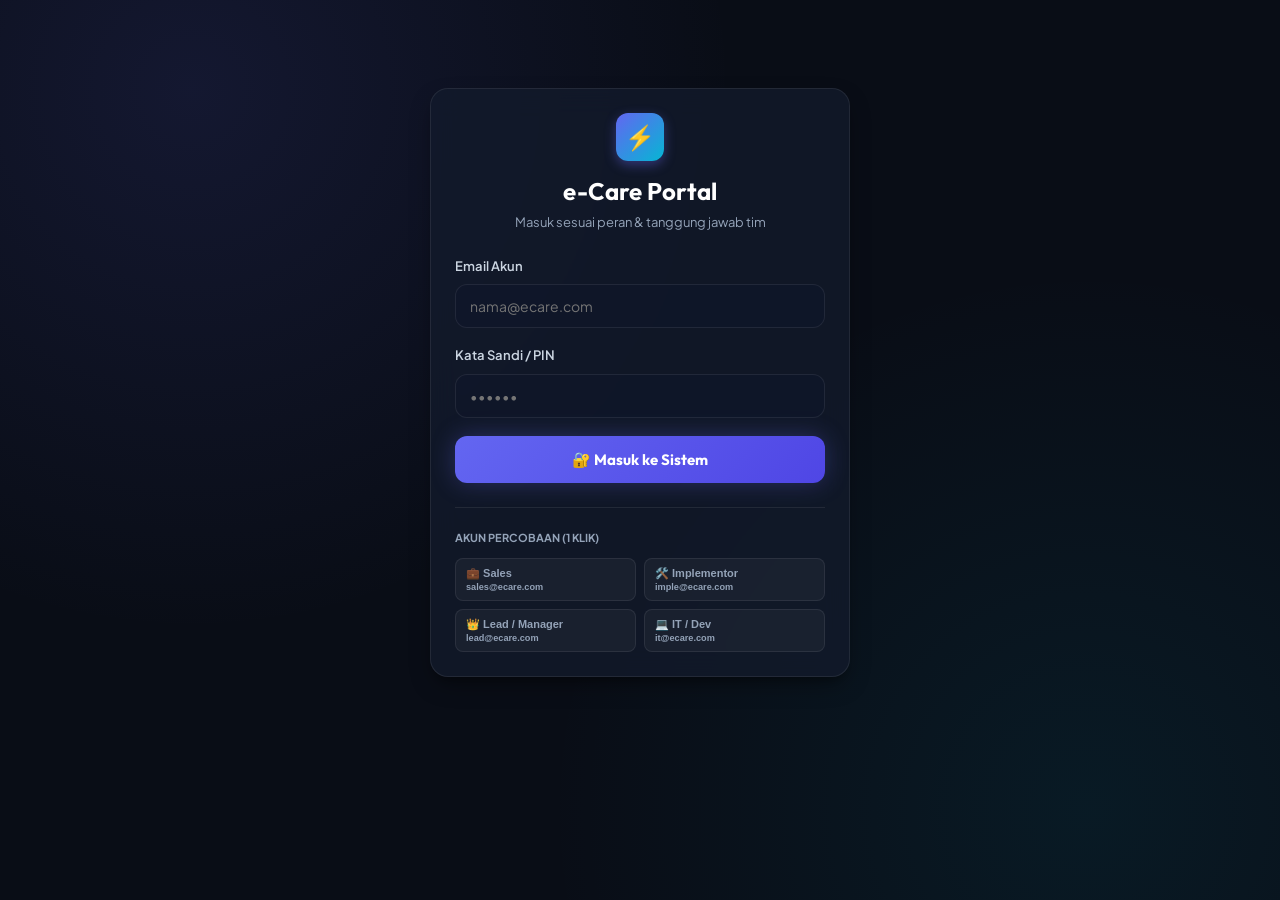
<file: index.html>
<!DOCTYPE html>
<html lang="id">
<head>
  <meta charset="UTF-8">
  <meta name="viewport" content="width=device-width, initial-scale=1.0, maximum-scale=1.0, user-scalable=no">
  <title>e-Care - Input Keluhan</title>
  
  <!-- PWA & Meta Tags -->
  <meta name="theme-color" content="#090d16">
  <meta name="description" content="Sistem Input Keluhan Lapangan Cerdas didukung Gemini AI">
  <link rel="manifest" href="manifest.json">
  <link rel="apple-touch-icon" href="https://img.icons8.com/fluency/192/customer-support.png">

  <!-- Stylesheet -->
  <link rel="stylesheet" href="css/style.css">
</head>
<body>

  <div class="app-container">
    <!-- Header -->
    <header class="header">
      <a href="index.html" class="brand">
        <div class="brand-icon">⚡</div>
        <div class="brand-info">
          <h1>e-Care</h1>
          <span>Input Keluhan Lapangan</span>
        </div>
      </a>
      
      <!-- Nav & User Section -->
      <div style="display: flex; align-items: center; gap: 14px;">
        <nav class="nav-links" id="mainNavLinks">
          <a href="index.html" class="nav-btn active">📝 Form Input</a>
          <a href="dashboard.html" class="nav-btn" id="navDashboardLink" style="display: none;">📊 Dashboard</a>
        </nav>
        <div id="headerUserSection"></div>
      </div>
    </header>

    <!-- Main Card -->
    <main class="card">
      <div class="card-title">
        <span>📝</span> Form Laporan Kendala & Masukan
      </div>
      <p class="card-subtitle">
        Keluhan yang kamu input akan dianalisis otomatis oleh <strong>Gemini AI</strong> dan dikirim ke antrean Lead & Manager.
      </p>

      <!-- 📦 Antrean Lokal (Outbox) jika AI sibuk / offline -->
      <div id="outboxBanner" style="display: none; background: rgba(245, 158, 11, 0.15); border: 1px solid rgba(245, 158, 11, 0.4); border-radius: var(--radius-md); padding: 14px; margin-bottom: 20px;">
        <div style="display: flex; justify-content: space-between; align-items: center; flex-wrap: wrap; gap: 8px;">
          <div>
            <span style="font-size: 13px; font-weight: 700; color: #fbbf24;">📦 Antrean Lokal HP (<span id="outboxCount">0</span> Tersimpan)</span>
            <div style="font-size: 12px; color: #cbd5e1; margin-top: 2px;">
              Layanan AI sedang sibuk saat pengiriman. Laporan tersimpan aman di HP & otomatis dicoba kirim setiap 3 menit.
            </div>
          </div>
          <button type="button" id="btnRetryOutbox" class="btn-action" style="background: rgba(245, 158, 11, 0.25); border-color: #f59e0b; color: #fff;">
            🔄 Kirim Ulang Sekarang
          </button>
        </div>
      </div>

      <form id="complaintForm">
        <!-- Role Display (Auto sesuai Akun) -->
        <div class="form-group">
          <label class="form-label">Divisi / Peran Pelapor</label>
          <div id="roleDisplayBadge" style="display: inline-block; margin-bottom: 8px;"></div>
          <input type="hidden" id="reporterRoleVal" value="SALES">
        </div>

        <!-- Nama Pelapor (Otomatis terisi dari Akun) -->
        <div class="form-group">
          <label for="reporterName" class="form-label">Nama Pelapor</label>
          <input type="text" id="reporterName" class="input-field" readonly style="opacity: 0.85; cursor: not-allowed; background: rgba(0,0,0,0.3);">
        </div>

        <!-- Nama Customer / Toko -->
        <div class="form-group">
          <label for="customerName" class="form-label">Nama Klien / Toko / Customer <span class="required">*</span></label>
          <input type="text" id="customerName" class="input-field" placeholder="Contoh: Toko Berkah Jaya / PT Sumber Rejeki" required>
        </div>

        <!-- Detail Keluhan -->
        <div class="form-group">
          <label for="description" class="form-label">Deskripsi Kendala / Keluhan <span class="required">*</span></label>
          <textarea id="description" class="textarea-field" placeholder="Ceritakan sedetail mungkin kendala yang dialami. Contoh: Kasir tidak bisa cetak struk pembayaran QRIS sejak jam 10 pagi, antrean sudah panjang dan pemilik toko mulai komplain..." required></textarea>
        </div>

        <!-- Submit Button -->
        <button type="submit" id="submitBtn" class="btn-submit">
          <span id="btnText">🚀 Kirim & Analisis dengan AI</span>
          <span id="btnSpinner" class="spinner" style="display: none;"></span>
        </button>
      </form>

      <!-- AI Result Card (Akan muncul setelah submit berhasil) -->
      <section id="aiResultCard" class="ai-result-card">
        <div class="ai-header">
          <div>
            <span style="font-size: 11px; color: var(--accent-cyan); font-weight: 700; text-transform: uppercase;">Tiket Berhasil Dibuat</span>
            <h3 id="resTicketId" class="ticket-id" style="font-size: 16px; margin-top: 2px;">EC-261016-1234</h3>
          </div>
          <div class="ai-badge-group">
            <span id="resPriority" class="badge badge-high">HIGH</span>
            <span id="resUrgency" class="badge badge-critical">CRITICAL</span>
          </div>
        </div>

        <div class="ai-detail-box">
          <h4>Kategori Masalah</h4>
          <p id="resCategory" style="font-weight: 600; color: #fff;">-</p>
        </div>

        <div class="ai-detail-box">
          <h4>Ringkasan AI</h4>
          <p id="resSummary" style="color: #cbd5e1;">-</p>
        </div>

        <div class="ai-detail-box" style="border-left: 3px solid var(--primary);">
          <h4>Rekomendasi Tindakan</h4>
          <p id="resAction" style="color: #a5b4fc; font-weight: 600;">-</p>
        </div>

        <button type="button" id="resetFormBtn" class="btn-submit" style="background: rgba(255,255,255,0.08); box-shadow: none; font-size: 13px; margin-top: 14px;">
          ➕ Input Keluhan Lainnya
        </button>
      </section>
    </main>
  </div>

  <!-- Mobile Bottom Navigation -->
  <nav class="bottom-nav">
    <a href="index.html" class="bottom-tab active">
      <span>📝</span>
      <span>Input Form</span>
    </a>
    <a href="dashboard.html" class="bottom-tab" id="bottomNavDashboard" style="display: none;">
      <span>📊</span>
      <span>Dashboard</span>
    </a>
  </nav>

  <!-- Scripts -->
  <script src="js/config.js"></script>
  <script src="js/auth.js"></script>
  <script src="js/app.js"></script>
</body>
</html>
</file>
<file: css/style.css>
/* ==========================================================================
   e-Care UI System - Modern, Glassmorphic & Responsive (Dark Theme)
   ========================================================================== */

@import url('https://fonts.googleapis.com/css2?family=Plus+Jakarta+Sans:wght@300;400;500;600;700;800&family=Outfit:wght@500;600;700;800&display=swap');

:root {
  --font-main: 'Plus Jakarta Sans', -apple-system, BlinkMacSystemFont, sans-serif;
  --font-heading: 'Outfit', sans-serif;

  /* Colors */
  --bg-dark: #090d16;
  --bg-card: rgba(19, 27, 44, 0.75);
  --bg-card-hover: rgba(28, 38, 62, 0.85);
  --bg-input: rgba(15, 23, 42, 0.6);
  --border-color: rgba(255, 255, 255, 0.08);
  --border-focus: rgba(99, 102, 241, 0.6);
  
  --primary: #6366f1;
  --primary-hover: #4f46e5;
  --primary-glow: rgba(99, 102, 241, 0.25);
  --accent-cyan: #06b6d4;
  --accent-purple: #a855f7;

  --text-white: #f8fafc;
  --text-muted: #94a3b8;
  --text-dim: #64748b;

  --badge-critical-bg: rgba(239, 68, 68, 0.15);
  --badge-critical-text: #f87171;
  --badge-critical-border: rgba(239, 68, 68, 0.3);

  --badge-high-bg: rgba(249, 115, 22, 0.15);
  --badge-high-text: #fb923c;
  --badge-high-border: rgba(249, 115, 22, 0.3);

  --badge-medium-bg: rgba(234, 179, 8, 0.15);
  --badge-medium-text: #facc15;
  --badge-medium-border: rgba(234, 179, 8, 0.3);

  --badge-low-bg: rgba(16, 185, 129, 0.15);
  --badge-low-text: #34d399;
  --badge-low-border: rgba(16, 185, 129, 0.3);

  --shadow-sm: 0 4px 6px -1px rgba(0, 0, 0, 0.2);
  --shadow-lg: 0 10px 25px -5px rgba(0, 0, 0, 0.4), 0 8px 10px -6px rgba(0, 0, 0, 0.3);
  --shadow-glow: 0 0 25px rgba(99, 102, 241, 0.3);
  
  --radius-sm: 8px;
  --radius-md: 12px;
  --radius-lg: 18px;
  --radius-full: 9999px;
}

* {
  box-sizing: border-box;
  margin: 0;
  padding: 0;
  -webkit-font-smoothing: antialiased;
}

body {
  font-family: var(--font-main);
  background-color: var(--bg-dark);
  color: var(--text-white);
  min-height: 100vh;
  line-height: 1.5;
  background-image: 
    radial-gradient(circle at 15% 10%, rgba(99, 102, 241, 0.12) 0%, transparent 40%),
    radial-gradient(circle at 85% 90%, rgba(6, 182, 212, 0.08) 0%, transparent 40%);
  background-attachment: fixed;
}

/* Container */
.app-container {
  max-width: 960px;
  margin: 0 auto;
  padding: 24px 16px 80px 16px;
}

.dashboard-container {
  max-width: 1200px;
  margin: 0 auto;
  padding: 24px 20px 80px 20px;
}

/* Header & Navigation */
.header {
  display: flex;
  align-items: center;
  justify-content: space-between;
  padding: 14px 20px;
  background: var(--bg-card);
  backdrop-filter: blur(16px);
  border: 1px solid var(--border-color);
  border-radius: var(--radius-lg);
  margin-bottom: 24px;
  box-shadow: var(--shadow-sm);
}

.brand {
  display: flex;
  align-items: center;
  gap: 12px;
  text-decoration: none;
}

.brand-icon {
  width: 40px;
  height: 40px;
  border-radius: var(--radius-md);
  background: linear-gradient(135deg, var(--primary), var(--accent-cyan));
  display: flex;
  align-items: center;
  justify-content: center;
  color: #fff;
  font-family: var(--font-heading);
  font-weight: 800;
  font-size: 20px;
  box-shadow: 0 4px 12px rgba(99, 102, 241, 0.4);
}

.brand-info h1 {
  font-family: var(--font-heading);
  font-size: 20px;
  font-weight: 700;
  color: #fff;
  letter-spacing: -0.3px;
  line-height: 1.2;
}

.brand-info span {
  font-size: 11px;
  color: var(--text-muted);
  display: block;
}

.nav-links {
  display: flex;
  gap: 8px;
}

.nav-btn {
  padding: 8px 16px;
  border-radius: var(--radius-md);
  text-decoration: none;
  font-size: 13px;
  font-weight: 600;
  color: var(--text-muted);
  transition: all 0.2s ease;
  border: 1px solid transparent;
}

.nav-btn:hover {
  color: var(--text-white);
  background: rgba(255, 255, 255, 0.05);
}

.nav-btn.active {
  background: rgba(99, 102, 241, 0.15);
  color: #a5b4fc;
  border: 1px solid rgba(99, 102, 241, 0.3);
}

/* Card Style */
.card {
  background: var(--bg-card);
  backdrop-filter: blur(14px);
  border: 1px solid var(--border-color);
  border-radius: var(--radius-lg);
  padding: 24px;
  box-shadow: var(--shadow-lg);
  position: relative;
  overflow: hidden;
}

.card-title {
  font-family: var(--font-heading);
  font-size: 18px;
  font-weight: 700;
  margin-bottom: 6px;
  color: var(--text-white);
  display: flex;
  align-items: center;
  gap: 8px;
}

.card-subtitle {
  font-size: 13px;
  color: var(--text-muted);
  margin-bottom: 20px;
}

/* Form Styles */
.form-group {
  margin-bottom: 18px;
}

.form-label {
  display: block;
  font-size: 13px;
  font-weight: 600;
  color: #cbd5e1;
  margin-bottom: 8px;
}

.form-label .required {
  color: #f87171;
  margin-left: 2px;
}

.input-field,
.select-field,
.textarea-field {
  width: 100%;
  padding: 12px 14px;
  background: var(--bg-input);
  border: 1px solid var(--border-color);
  border-radius: var(--radius-md);
  color: var(--text-white);
  font-family: var(--font-main);
  font-size: 14px;
  transition: all 0.2s ease;
  outline: none;
}

.input-field:focus,
.select-field:focus,
.textarea-field:focus {
  border-color: var(--primary);
  box-shadow: 0 0 0 3px var(--primary-glow);
  background: rgba(15, 23, 42, 0.85);
}

.textarea-field {
  resize: vertical;
  min-height: 110px;
}

/* Role Selector Radio Pill */
.role-pills {
  display: grid;
  grid-template-columns: repeat(2, 1fr);
  gap: 10px;
  margin-bottom: 18px;
}

.role-pill-option {
  position: relative;
}

.role-pill-option input {
  position: absolute;
  opacity: 0;
  cursor: pointer;
}

.role-pill-box {
  display: flex;
  align-items: center;
  justify-content: center;
  gap: 8px;
  padding: 12px;
  background: var(--bg-input);
  border: 1px solid var(--border-color);
  border-radius: var(--radius-md);
  cursor: pointer;
  transition: all 0.2s ease;
  font-size: 13px;
  font-weight: 600;
  color: var(--text-muted);
}

.role-pill-option input:checked + .role-pill-box {
  background: rgba(99, 102, 241, 0.2);
  border-color: var(--primary);
  color: #fff;
  box-shadow: 0 0 12px rgba(99, 102, 241, 0.25);
}

/* Submit Button */
.btn-submit {
  width: 100%;
  padding: 14px 20px;
  background: linear-gradient(135deg, var(--primary), #4f46e5);
  border: none;
  border-radius: var(--radius-md);
  color: white;
  font-family: var(--font-heading);
  font-size: 15px;
  font-weight: 700;
  cursor: pointer;
  display: flex;
  align-items: center;
  justify-content: center;
  gap: 10px;
  box-shadow: var(--shadow-glow);
  transition: all 0.25s ease;
  margin-top: 10px;
}

.btn-submit:hover:not(:disabled) {
  transform: translateY(-2px);
  box-shadow: 0 0 30px rgba(99, 102, 241, 0.5);
  filter: brightness(1.1);
}

.btn-submit:disabled {
  opacity: 0.6;
  cursor: not-allowed;
  transform: none;
}

/* Spinner */
.spinner {
  width: 20px;
  height: 20px;
  border: 3px solid rgba(255, 255, 255, 0.3);
  border-top-color: #fff;
  border-radius: 50%;
  animation: spin 0.8s linear infinite;
  display: inline-block;
}

@keyframes spin {
  to { transform: rotate(360deg); }
}

/* Result Card (AI Modal / Banner) */
.ai-result-card {
  display: none;
  background: rgba(15, 23, 42, 0.95);
  border: 1px solid rgba(99, 102, 241, 0.4);
  border-radius: var(--radius-lg);
  padding: 24px;
  margin-top: 24px;
  animation: fadeIn 0.4s ease;
  box-shadow: 0 15px 35px rgba(0, 0, 0, 0.5);
}

.ai-header {
  display: flex;
  align-items: center;
  justify-content: space-between;
  margin-bottom: 16px;
  padding-bottom: 12px;
  border-bottom: 1px solid var(--border-color);
}

.ai-badge-group {
  display: flex;
  gap: 8px;
  flex-wrap: wrap;
}

.badge {
  padding: 4px 10px;
  border-radius: var(--radius-full);
  font-size: 11px;
  font-weight: 700;
  letter-spacing: 0.5px;
  text-transform: uppercase;
  display: inline-flex;
  align-items: center;
  gap: 4px;
}

.badge-critical {
  background: var(--badge-critical-bg);
  color: var(--badge-critical-text);
  border: 1px solid var(--badge-critical-border);
}

.badge-high {
  background: var(--badge-high-bg);
  color: var(--badge-high-text);
  border: 1px solid var(--badge-high-border);
}

.badge-medium {
  background: var(--badge-medium-bg);
  color: var(--badge-medium-text);
  border: 1px solid var(--badge-medium-border);
}

.badge-low {
  background: var(--badge-low-bg);
  color: var(--badge-low-text);
  border: 1px solid var(--badge-low-border);
}

.badge-open {
  background: rgba(59, 130, 246, 0.15);
  color: #60a5fa;
  border: 1px solid rgba(59, 130, 246, 0.3);
}

.badge-in_progress {
  background: rgba(234, 179, 8, 0.15);
  color: #fde047;
  border: 1px solid rgba(234, 179, 8, 0.3);
}

.badge-resolved {
  background: rgba(16, 185, 129, 0.15);
  color: #34d399;
  border: 1px solid rgba(16, 185, 129, 0.3);
}

.ai-detail-box {
  background: rgba(0, 0, 0, 0.3);
  border-radius: var(--radius-md);
  padding: 14px;
  margin-bottom: 14px;
  font-size: 13px;
  border: 1px solid rgba(255, 255, 255, 0.04);
}

.ai-detail-box h4 {
  font-size: 12px;
  color: var(--text-muted);
  text-transform: uppercase;
  margin-bottom: 6px;
  letter-spacing: 0.5px;
}

/* ==========================================================================
   DASHBOARD SPECIFIC STYLES
   ========================================================================== */

.metrics-grid {
  display: grid;
  grid-template-columns: repeat(auto-fit, minmax(200px, 1fr));
  gap: 16px;
  margin-bottom: 24px;
}

.metric-card {
  background: var(--bg-card);
  backdrop-filter: blur(14px);
  border: 1px solid var(--border-color);
  border-radius: var(--radius-lg);
  padding: 20px;
  position: relative;
  overflow: hidden;
}

.metric-card::before {
  content: '';
  position: absolute;
  top: 0;
  left: 0;
  width: 4px;
  height: 100%;
}

.metric-card.total::before { background: var(--primary); }
.metric-card.critical::before { background: #ef4444; }
.metric-card.open::before { background: #f59e0b; }
.metric-card.resolved::before { background: #10b981; }

.metric-title {
  font-size: 12px;
  font-weight: 600;
  color: var(--text-muted);
  text-transform: uppercase;
  letter-spacing: 0.5px;
  margin-bottom: 8px;
}

.metric-value {
  font-family: var(--font-heading);
  font-size: 32px;
  font-weight: 800;
  color: #fff;
  line-height: 1;
}

/* Dashboard Filter Bar */
.filter-bar {
  display: flex;
  gap: 12px;
  margin-bottom: 20px;
  flex-wrap: wrap;
}

.search-input {
  flex: 1;
  min-width: 240px;
  padding: 10px 14px;
  background: var(--bg-card);
  border: 1px solid var(--border-color);
  border-radius: var(--radius-md);
  color: #fff;
  font-size: 13px;
  outline: none;
}

.search-input:focus {
  border-color: var(--primary);
}

.filter-select {
  padding: 10px 14px;
  background: var(--bg-card);
  border: 1px solid var(--border-color);
  border-radius: var(--radius-md);
  color: #fff;
  font-size: 13px;
  outline: none;
}

/* Table Style */
.table-responsive {
  width: 100%;
  overflow-x: auto;
  border-radius: var(--radius-lg);
  border: 1px solid var(--border-color);
}

.tickets-table {
  width: 100%;
  border-collapse: collapse;
  background: var(--bg-card);
  font-size: 13px;
  text-align: left;
}

.tickets-table th {
  background: rgba(15, 23, 42, 0.9);
  padding: 14px 16px;
  font-weight: 700;
  color: var(--text-muted);
  text-transform: uppercase;
  font-size: 11px;
  letter-spacing: 0.5px;
  border-bottom: 1px solid var(--border-color);
}

.tickets-table td {
  padding: 14px 16px;
  border-bottom: 1px solid var(--border-color);
  color: #e2e8f0;
}

.tickets-table tr:hover {
  background: rgba(255, 255, 255, 0.02);
}

.ticket-id {
  font-family: monospace;
  font-weight: 700;
  color: var(--accent-cyan);
}

.btn-action {
  padding: 6px 12px;
  border-radius: var(--radius-sm);
  font-size: 11px;
  font-weight: 600;
  border: none;
  cursor: pointer;
  background: rgba(99, 102, 241, 0.2);
  color: #a5b4fc;
  border: 1px solid rgba(99, 102, 241, 0.3);
  transition: all 0.2s ease;
}

.btn-action:hover {
  background: var(--primary);
  color: #fff;
}

/* Modal Popup */
.modal-overlay {
  display: none;
  position: fixed;
  inset: 0;
  background: rgba(0, 0, 0, 0.7);
  backdrop-filter: blur(8px);
  z-index: 1000;
  align-items: center;
  justify-content: center;
  padding: 16px;
}

.modal-content {
  background: #111827;
  border: 1px solid rgba(255, 255, 255, 0.1);
  border-radius: var(--radius-lg);
  max-width: 600px;
  width: 100%;
  padding: 24px;
  box-shadow: 0 20px 40px rgba(0, 0, 0, 0.7);
  max-height: 90vh;
  overflow-y: auto;
}

.modal-header {
  display: flex;
  justify-content: space-between;
  align-items: center;
  margin-bottom: 16px;
  padding-bottom: 12px;
  border-bottom: 1px solid var(--border-color);
}

.close-btn {
  background: none;
  border: none;
  color: var(--text-muted);
  font-size: 24px;
  cursor: pointer;
  line-height: 1;
}

.close-btn:hover {
  color: #fff;
}

/* Bottom Bar for Mobile PWA */
.bottom-nav {
  display: none;
  position: fixed;
  bottom: 0;
  left: 0;
  right: 0;
  background: rgba(15, 23, 42, 0.95);
  backdrop-filter: blur(16px);
  border-top: 1px solid var(--border-color);
  padding: 8px 16px;
  z-index: 100;
  justify-content: space-around;
}

@media (max-width: 640px) {
  .bottom-nav {
    display: flex;
  }
  .header .nav-links {
    display: none;
  }
  .role-pills {
    grid-template-columns: 1fr;
  }
}

.bottom-tab {
  display: flex;
  flex-direction: column;
  align-items: center;
  gap: 4px;
  color: var(--text-muted);
  text-decoration: none;
  font-size: 11px;
  font-weight: 600;
  padding: 6px 12px;
  border-radius: var(--radius-sm);
}

.bottom-tab.active {
  color: var(--primary);
}

@keyframes fadeIn {
  from { opacity: 0; transform: translateY(8px); }
  to { opacity: 1; transform: translateY(0); }
}
</file>
